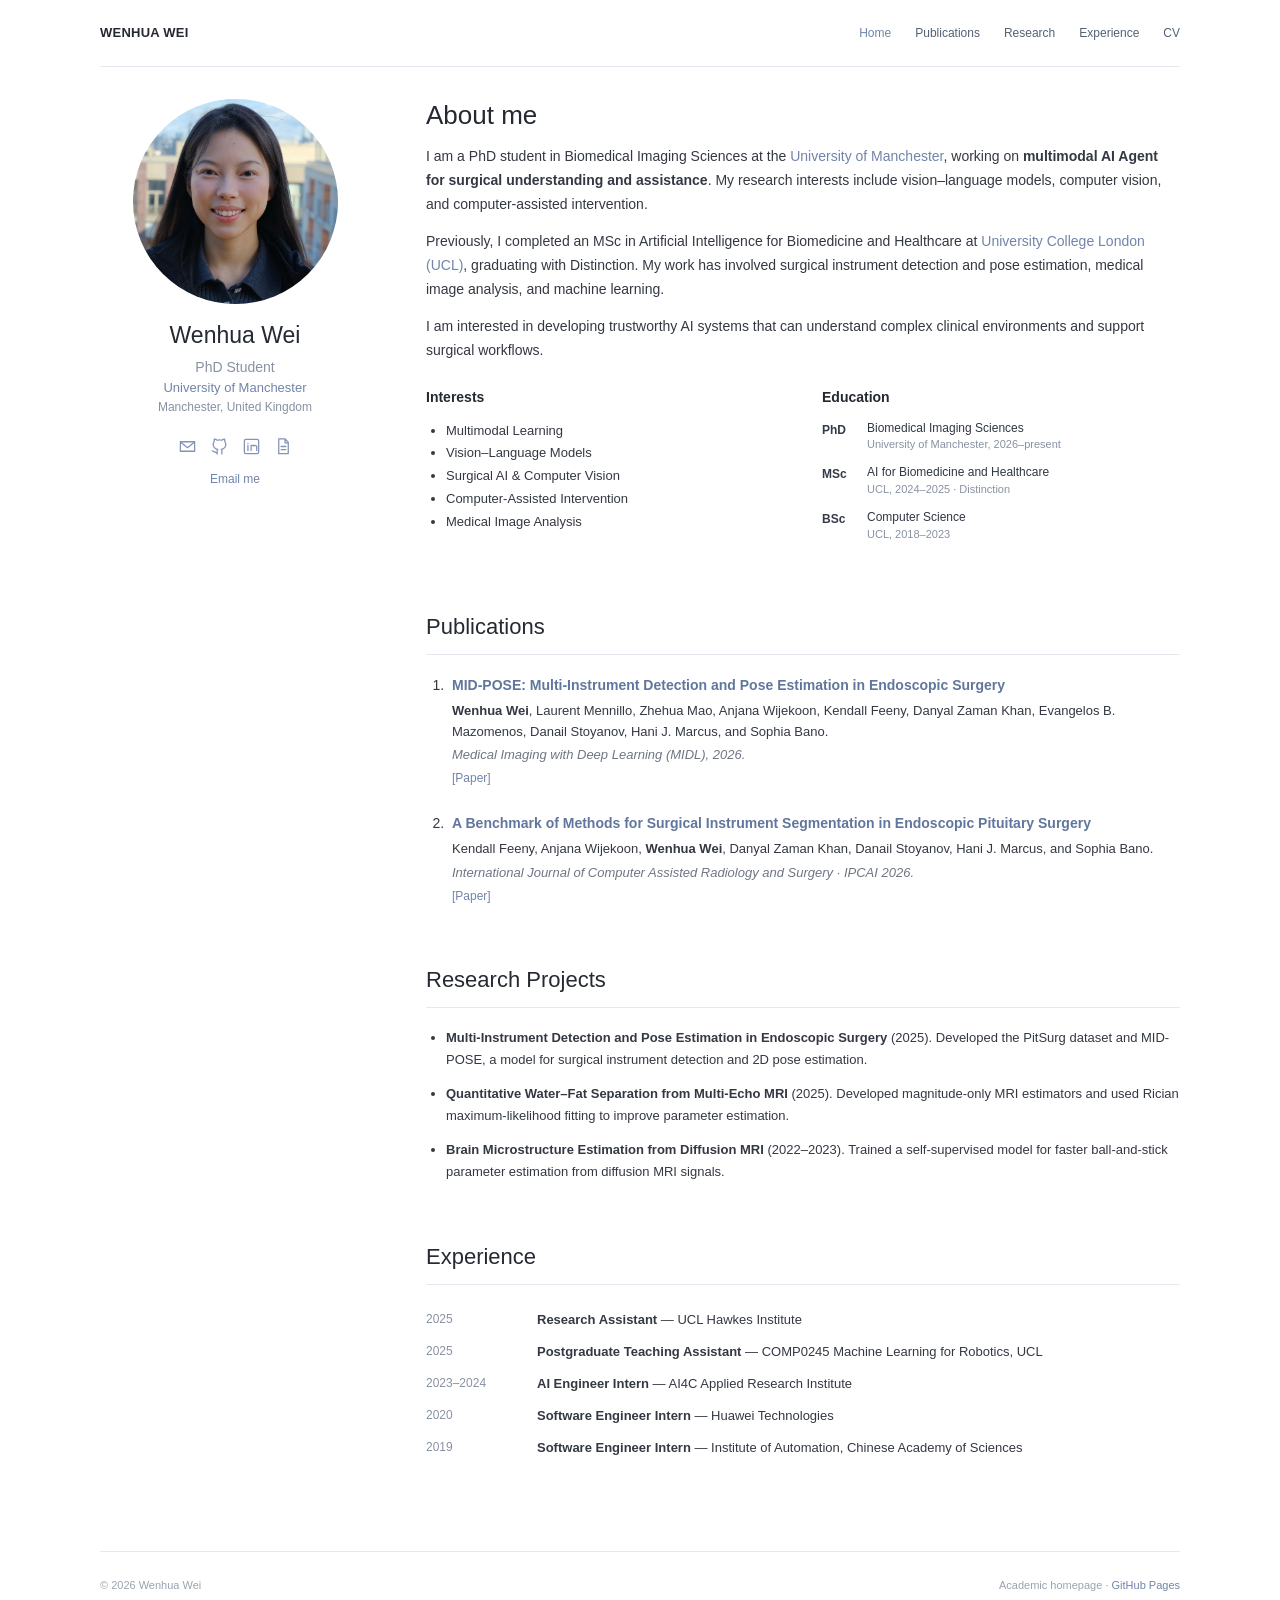
<file: index.html>
<!doctype html>
<html lang="en">
<head>
  <meta charset="UTF-8">
  <meta name="viewport" content="width=device-width, initial-scale=1">
  <meta name="theme-color" content="#ffffff">
  <meta name="description" content="Wenhua Wei — PhD student at the University of Manchester. Research in multimodal AI, surgical computer vision, and computer-assisted intervention.">
  <meta property="og:title" content="Wenhua Wei | Academic Homepage">
  <meta property="og:description" content="PhD student at the University of Manchester, working on surgical AI and multimodal learning.">
  <meta property="og:type" content="website">
  <link rel="icon" type="image/svg+xml" href="assets/favicon.svg">
  <link rel="stylesheet" href="style.css">
  <title>Wenhua Wei | Academic Homepage</title>
</head>
<body>
  <a class="skip-link" href="#main">Skip to content</a>
  <div class="page" id="top">
    <header class="site-header">
      <a class="site-title" href="#top">WENHUA WEI</a>
      <nav class="site-nav" aria-label="Main navigation">
        <a class="active" href="#about">Home</a>
        <a href="#publications">Publications</a>
        <a href="#research">Research</a>
        <a href="#experience">Experience</a>
        <a href="assets/Wenhua_Wei_CV_Public.pdf" target="_blank" rel="noopener noreferrer">CV</a>
      </nav>
    </header>

    <main id="main" class="main-layout">
      <aside class="profile" aria-label="Profile">
        <img class="profile-photo" src="assets/profile.jpg" alt="Wenhua Wei" width="205" height="205" fetchpriority="high">
        <h1 class="profile-name">Wenhua Wei</h1>
        <p class="profile-position">PhD Student</p>
        <p class="profile-university">University of Manchester</p>
        <p class="profile-location">Manchester, United Kingdom</p>
        <div class="social-links" aria-label="Contact and profiles">
          <a href="mailto:wenhua.wei.17@alumni.ucl.ac.uk" aria-label="Email" title="Email">
            <svg viewBox="0 0 24 24" aria-hidden="true"><path d="M3 6h18v12H3z"/><path d="m3.5 6.5 8.5 7 8.5-7"/></svg>
          </a>
          <a href="https://github.com/Wenhua-Wei" target="_blank" rel="noopener noreferrer" aria-label="GitHub" title="GitHub">
            <svg viewBox="0 0 24 24" aria-hidden="true"><path d="M9 19.5c-4 .7-4-2-6-2m12 4v-3.6c0-1-.3-1.8-.9-2.3 3-.4 5.9-1.5 5.9-6.3 0-1.3-.5-2.5-1.4-3.4.2-1.1.1-2.2-.2-3.2-1.2-.1-2.6.6-3.5 1.4a12 12 0 0 0-5.8 0c-1.1-.9-2.3-1.5-3.6-1.4-.3 1-.4 2.1-.2 3.2-.9 1-1.3 2.1-1.3 3.4 0 4.8 2.9 5.9 5.9 6.3-.6.5-.9 1.3-.9 2.3v3.6"/></svg>
          </a>
          <a href="https://www.linkedin.com/in/wenhua-wei-454939164/" target="_blank" rel="noopener noreferrer" aria-label="LinkedIn" title="LinkedIn">
            <svg viewBox="0 0 24 24" aria-hidden="true"><rect x="3" y="3" width="18" height="18" rx="2"/><path d="M7.5 10.5V17m0-9v.1M11.5 17v-6.5h3v.9c.8-1.2 3.5-1.5 4.1.9V17"/></svg>
          </a>
          <a href="assets/Wenhua_Wei_CV_Public.pdf" target="_blank" rel="noopener noreferrer" aria-label="Download CV" title="Curriculum Vitae">
            <svg viewBox="0 0 24 24" aria-hidden="true"><path d="M6 2.5h8l4 4V21H6zM14 2.5v5h4M9 12h6M9 16h6"/></svg>
          </a>
        </div>
        <p class="profile-email"><a href="mailto:wenhua.wei.17@alumni.ucl.ac.uk">Email me</a></p>
      </aside>

      <div class="main-content">
        <section class="about" id="about" aria-labelledby="about-heading">
          <h2 id="about-heading">About me</h2>
          <p>I am a PhD student in Biomedical Imaging Sciences at the <a href="https://www.manchester.ac.uk/" target="_blank" rel="noopener noreferrer">University of Manchester</a>, working on <strong>multimodal AI Agent for surgical understanding and assistance</strong>. My research interests include vision–language models, computer vision, and computer-assisted intervention.</p>
          <p>Previously, I completed an MSc in Artificial Intelligence for Biomedicine and Healthcare at <a href="https://www.ucl.ac.uk/" target="_blank" rel="noopener noreferrer">University College London (UCL)</a>, graduating with Distinction. My work has involved surgical instrument detection and pose estimation, medical image analysis, and machine learning.</p>
          <p>I am interested in developing trustworthy AI systems that can understand complex clinical environments and support surgical workflows.</p>
        </section>

        <div class="summary-columns" aria-label="Academic summary">
          <section class="summary-column" id="research" aria-labelledby="research-heading">
            <h3 id="research-heading">Interests</h3>
            <ul>
              <li>Multimodal Learning</li>
              <li>Vision–Language Models</li>
              <li>Surgical AI &amp; Computer Vision</li>
              <li>Computer-Assisted Intervention</li>
              <li>Medical Image Analysis</li>
            </ul>
          </section>
          <section class="summary-column" aria-labelledby="education-heading">
            <h3 id="education-heading">Education</h3>
            <dl class="education-list">
              <div><dt>PhD</dt><dd>Biomedical Imaging Sciences<br><span>University of Manchester, 2026–present</span></dd></div>
              <div><dt>MSc</dt><dd>AI for Biomedicine and Healthcare<br><span>UCL, 2024–2025 · Distinction</span></dd></div>
              <div><dt>BSc</dt><dd>Computer Science<br><span>UCL, 2018–2023</span></dd></div>
            </dl>
          </section>
        </div>

        <section class="section" id="publications" aria-labelledby="pub-heading">
          <h2 id="pub-heading">Publications</h2>
          <ol class="publication-list">
            <li>
              <a class="paper-title" href="https://proceedings.mlr.press/v315/wei26a.html" target="_blank" rel="noopener noreferrer">MID-POSE: Multi-Instrument Detection and Pose Estimation in Endoscopic Surgery</a>
              <p><strong>Wenhua Wei</strong>, Laurent Mennillo, Zhehua Mao, Anjana Wijekoon, Kendall Feeny, Danyal Zaman Khan, Evangelos B. Mazomenos, Danail Stoyanov, Hani J. Marcus, and Sophia Bano.</p>
              <p class="venue">Medical Imaging with Deep Learning (MIDL), 2026.</p>
              <p class="paper-links"><a href="https://proceedings.mlr.press/v315/wei26a.html" target="_blank" rel="noopener noreferrer">[Paper]</a></p>
            </li>
            <li>
              <a class="paper-title" href="https://doi.org/10.1007/s11548-026-03668-2" target="_blank" rel="noopener noreferrer">A Benchmark of Methods for Surgical Instrument Segmentation in Endoscopic Pituitary Surgery</a>
              <p>Kendall Feeny, Anjana Wijekoon, <strong>Wenhua Wei</strong>, Danyal Zaman Khan, Danail Stoyanov, Hani J. Marcus, and Sophia Bano.</p>
              <p class="venue">International Journal of Computer Assisted Radiology and Surgery · IPCAI 2026.</p>
              <p class="paper-links"><a href="https://doi.org/10.1007/s11548-026-03668-2" target="_blank" rel="noopener noreferrer">[Paper]</a></p>
            </li>
          </ol>
        </section>

        <section class="section" id="projects" aria-labelledby="projects-heading">
          <h2 id="projects-heading">Research Projects</h2>
          <ul class="project-list">
            <li><strong>Multi-Instrument Detection and Pose Estimation in Endoscopic Surgery</strong> (2025). Developed the PitSurg dataset and MID-POSE, a model for surgical instrument detection and 2D pose estimation.</li>
            <li><strong>Quantitative Water–Fat Separation from Multi-Echo MRI</strong> (2025). Developed magnitude-only MRI estimators and used Rician maximum-likelihood fitting to improve parameter estimation.</li>
            <li><strong>Brain Microstructure Estimation from Diffusion MRI</strong> (2022–2023). Trained a self-supervised model for faster ball-and-stick parameter estimation from diffusion MRI signals.</li>
          </ul>
        </section>

        <section class="section" id="experience" aria-labelledby="exp-heading">
          <h2 id="exp-heading">Experience</h2>
          <ul class="experience-list">
            <li><span>2025</span><div><strong>Research Assistant</strong> — UCL Hawkes Institute</div></li>
            <li><span>2025</span><div><strong>Postgraduate Teaching Assistant</strong> — COMP0245 Machine Learning for Robotics, UCL</div></li>
            <li><span>2023–2024</span><div><strong>AI Engineer Intern</strong> — AI4C Applied Research Institute</div></li>
            <li><span>2020</span><div><strong>Software Engineer Intern</strong> — Huawei Technologies</div></li>
            <li><span>2019</span><div><strong>Software Engineer Intern</strong> — Institute of Automation, Chinese Academy of Sciences</div></li>
          </ul>
        </section>
      </div>
    </main>
    <footer class="footer">
      <span>© 2026 Wenhua Wei</span>
      <span>Academic homepage · <a href="https://pages.github.com/" target="_blank" rel="noopener noreferrer">GitHub Pages</a></span>
    </footer>
  </div>
</body>
</html>
</file>
<file: style.css>
/* Classic academic homepage, following the layout of the supplied reference.
   White background, black headings, restrained blue-grey links, no green. */
:root {
  --background: #ffffff;
  --text: #333842;
  --heading: #242932;
  --muted: #8892a2;
  --link: #7184a9;
  --link-hover: #465b82;
  --border: #e5e8ee;
  --portrait: #e9edf3;
}
* { box-sizing: border-box; }
html { scroll-behavior: smooth; }
body { margin: 0; background: var(--background); color: var(--text); font-family: Arial, Helvetica, sans-serif; font-size: 14px; line-height: 1.68; -webkit-font-smoothing: antialiased; }
a { color: var(--link); text-decoration: none; }
a:hover { color: var(--link-hover); text-decoration: underline; }
a:focus-visible { outline: 2px solid #869ac2; outline-offset: 3px; }
.skip-link { position: absolute; transform: translateY(-170%); top: 10px; left: 10px; z-index: 10; padding: 8px 12px; background: #fff; border: 1px solid var(--border); }
.skip-link:focus { transform: none; }
.page { width: min(1080px, calc(100% - 64px)); margin: 0 auto; }
.site-header { height: 67px; display: flex; align-items: center; justify-content: space-between; gap: 28px; border-bottom: 1px solid var(--border); }
.site-title { font-size: 13px; font-weight: 650; letter-spacing: .018em; color: #252a32; white-space: nowrap; }
.site-title:hover { text-decoration: none; color: #252a32; }
.site-nav { display: flex; align-items: center; justify-content: flex-end; gap: 24px; white-space: nowrap; }
.site-nav a { font-size: 12px; color: #526176; }
.site-nav a.active { color: var(--link); }
.site-nav a:hover { color: var(--link-hover); }
.main-layout { display: grid; grid-template-columns: 270px minmax(0, 1fr); column-gap: 56px; padding: 32px 0 88px; }
.profile { text-align: center; align-self: start; }
.profile-photo { width: 205px; height: 205px; object-position: 50% 39%; border-radius: 50%; display: block; object-fit: cover; margin: 0 auto 18px; overflow: hidden; background: var(--portrait); }
.photo-placeholder svg { width: 100%; height: 100%; display: block; }
.profile-name { font-weight: 400; font-size: 23px; color: var(--heading); line-height: 1.2; margin: 0 0 7px; }
.profile-position, .profile-university, .profile-location { margin: 0; color: var(--muted); font-size: 13px; line-height: 1.55; }
.profile-position { font-size: 14px; }
.profile-university { color: var(--link); }
.profile-location { font-size: 12px; }
.social-links { display: flex; align-items: center; justify-content: center; gap: 13px; margin-top: 18px; }
.social-links a { width: 19px; height: 22px; color: #8393b4; display: inline-flex; align-items: center; justify-content: center; }
.social-links svg { width: 19px; height: 19px; fill: none; stroke: currentColor; stroke-width: 1.6; stroke-linecap: round; stroke-linejoin: round; }
.social-links a:hover { color: var(--link-hover); }
.profile-email { margin-top: 12px; font-size: 12px; }
.main-content { min-width: 0; }
h2, h3, p, ul, ol, dl { margin-top: 0; }
.about { scroll-margin-top: 20px; }
.about h2 { font-size: 26px; font-weight: 400; color: var(--heading); line-height: 1.25; margin: 0 0 12px; }
.about p { font-size: 14px; line-height: 1.72; margin-bottom: 13px; }
.about strong { font-weight: 600; }
.summary-columns { display: grid; grid-template-columns: minmax(0, 1fr) minmax(0, 1fr); gap: 38px; margin-top: 24px; }
.summary-column h3 { margin: 0 0 10px; color: var(--heading); font-size: 14px; font-weight: 700; }
.summary-column ul { margin: 0; padding-left: 20px; }
.summary-column li { margin: 1px 0; font-size: 13px; }
.education-list { margin: 0; }
.education-list > div { display: grid; grid-template-columns: 37px 1fr; gap: 8px; margin: 0 0 11px; }
.education-list dt { color: #343a47; font-weight: 700; font-size: 12px; }
.education-list dd { margin: 0; color: #303742; font-size: 12px; line-height: 1.4; }
.education-list dd span { color: var(--muted); font-size: 11px; }
.section { margin-top: 56px; scroll-margin-top: 20px; }
.section h2 { color: var(--heading); font-size: 22px; font-weight: 400; padding-bottom: 8px; margin: 0 0 19px; border-bottom: 1px solid var(--border); }
.publication-list { padding-left: 22px; margin: 0; }
.publication-list li { padding-left: 4px; margin-bottom: 24px; }
.paper-title { color: #61769c; font-weight: 650; font-size: 14px; line-height: 1.55; }
.publication-list p { font-size: 13px; margin: 3px 0 0; line-height: 1.6; }
.publication-list .venue { font-style: italic; color: #6f7683; }
.paper-links { font-size: 12px !important; }
.project-list { padding-left: 20px; margin: 0; }
.project-list li { font-size: 13px; margin-bottom: 12px; line-height: 1.7; }
.project-list strong { font-weight: 650; }
.experience-list { margin: 0; list-style: none; padding: 0; }
.experience-list li { display: grid; grid-template-columns: 95px 1fr; gap: 16px; padding: 5px 0; font-size: 13px; }
.experience-list li > span { color: var(--muted); font-size: 12px; }
.experience-list strong { font-weight: 650; }
.footer { border-top: 1px solid var(--border); display: flex; justify-content: space-between; gap: 20px; padding: 24px 0 36px; color: #9aa3b0; font-size: 11px; }
@media (max-width: 850px) {
  .main-layout { grid-template-columns: 205px minmax(0, 1fr); column-gap: 34px; }
  .profile-photo { width: 160px; height: 160px; }
  .summary-columns { gap: 20px; }
  .site-nav { gap: 14px; }
}
@media (max-width: 670px) {
  .page { width: min(100% - 36px, 550px); }
  .site-header { height: auto; padding: 17px 0 12px; align-items: flex-start; flex-wrap: wrap; gap: 8px 20px; }
  .site-nav { width: 100%; justify-content: flex-start; gap: 17px; overflow-x: auto; padding-bottom: 3px; }
  .site-nav a { font-size: 11px; }
  .main-layout { display: block; padding-top: 30px; }
  .profile { margin-bottom: 30px; }
  .profile-photo { width: 158px; height: 158px; margin-bottom: 13px; }
  .profile-name { font-size: 22px; }
  .social-links { margin-top: 12px; }
  .about h2 { font-size: 24px; }
  .summary-columns { gap: 18px; }
  .section { margin-top: 42px; }
}
@media (max-width: 400px) {
  .summary-columns { grid-template-columns: 1fr; gap: 20px; }
  .experience-list li { grid-template-columns: 75px 1fr; gap: 10px; }
  .footer { flex-direction: column; gap: 4px; }
}
@media (prefers-reduced-motion: reduce) { html { scroll-behavior: auto; } }
@media print {
  .site-nav, .social-links { display: none; }
  .page { width: 100%; }
  .main-layout { padding-top: 22px; }
  .section { break-inside: avoid; }
}
</file>
